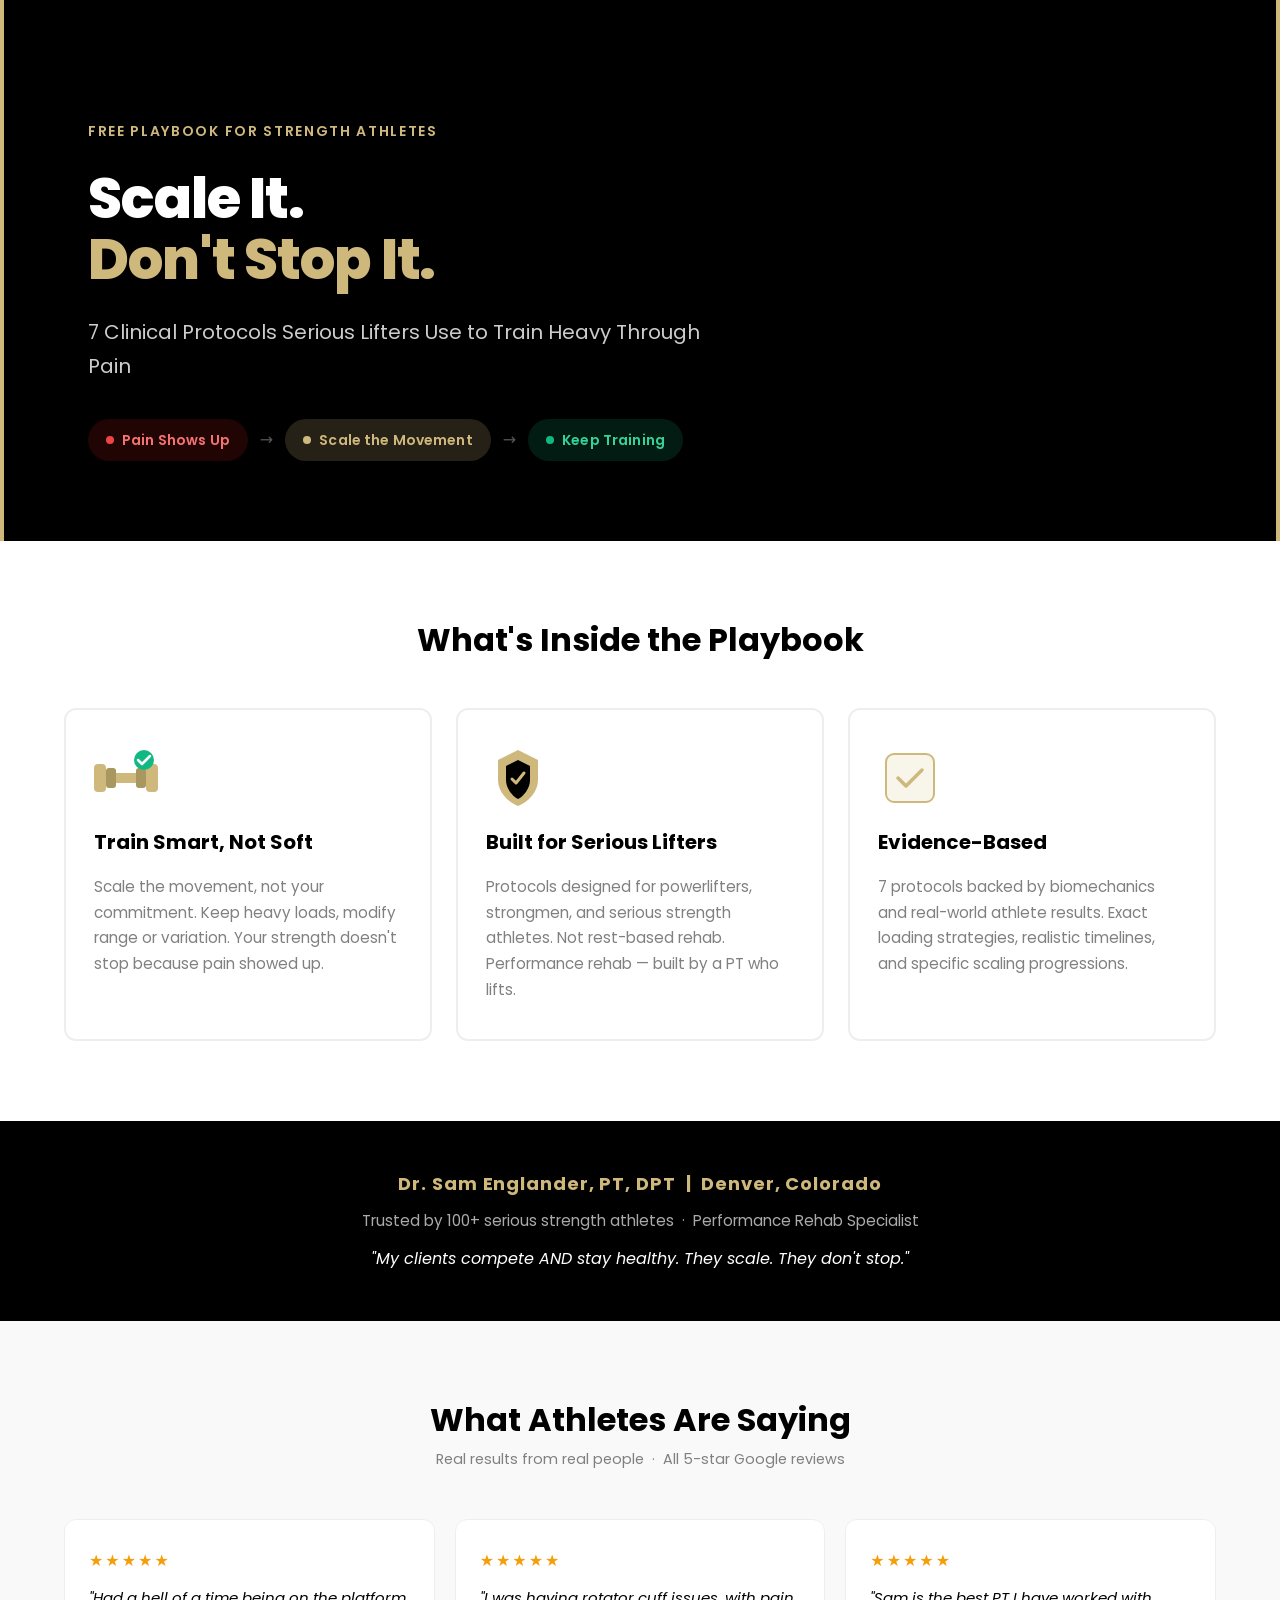
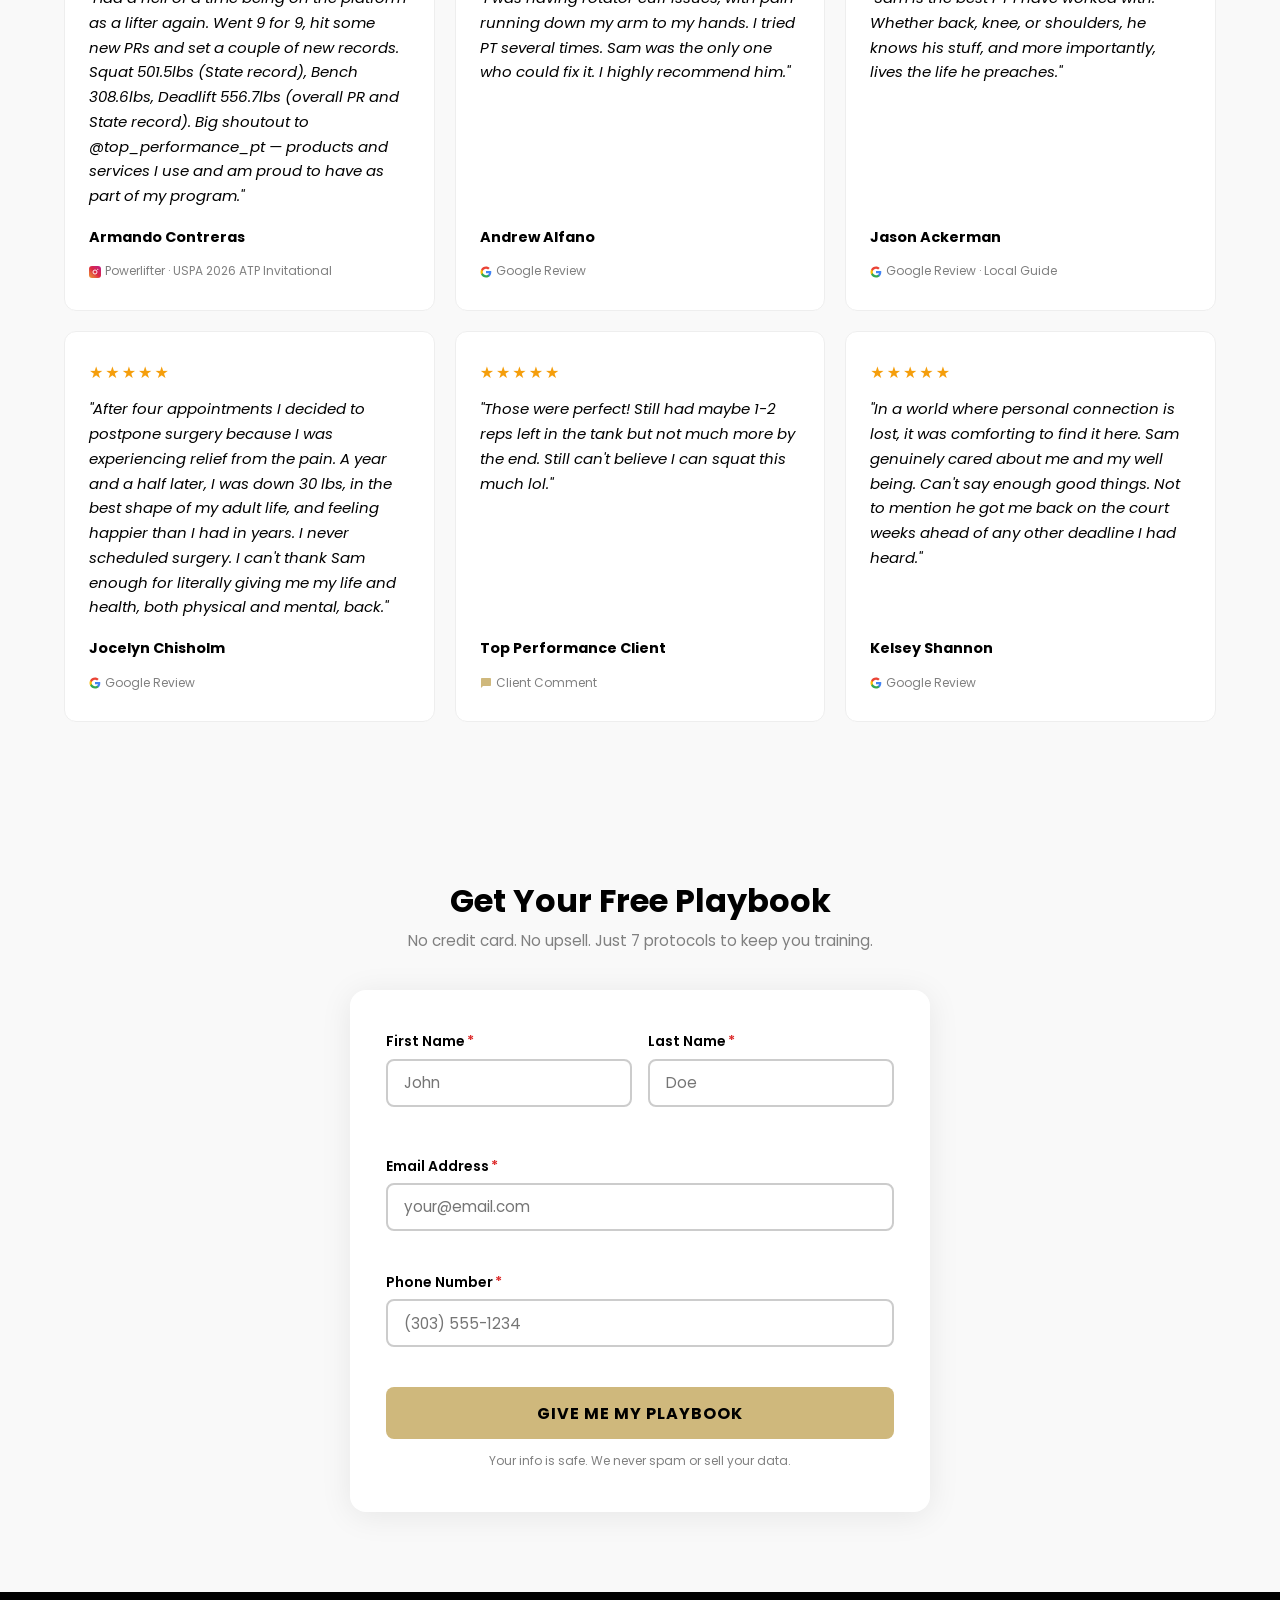
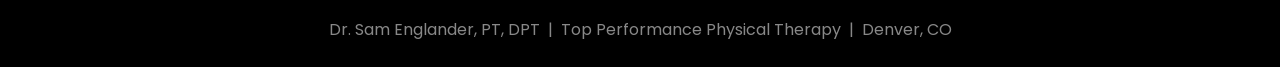
<file: index.html>
<!DOCTYPE html>
<html lang="en">
<head>
  <meta charset="UTF-8" />
  <meta name="viewport" content="width=device-width, initial-scale=1.0" />
  <title>Scale It. Don't Stop It. | Free Playbook for Serious Lifters</title>
  <meta name="description" content="7 Clinical Protocols Serious Lifters Use to Train Heavy Through Pain — Free PDF Playbook by Dr. Sam Englander, PT, DPT" />
  <link rel="preconnect" href="https://fonts.googleapis.com" />
  <link rel="preconnect" href="https://fonts.gstatic.com" crossorigin />
  <link rel="stylesheet" href="css/style.css" />
</head>
<body>

  <!-- ═══ HERO ═══════════════════════════════════════════════ -->
  <section class="hero">
    <div class="hero__inner">
      <p class="hero__eyebrow">Free Playbook for Strength Athletes</p>

      <h1 class="hero__headline">
        Scale It.<br>
        <span>Don't Stop It.</span>
      </h1>

      <p class="hero__sub">
        7 Clinical Protocols Serious Lifters Use to Train Heavy Through Pain
      </p>

      <!-- Progression visual -->
      <div class="hero__visual" aria-hidden="true">
        <div class="prog-pill prog-pill--pain">
          <span class="prog-pill__dot prog-pill__dot--red"></span>
          Pain Shows Up
        </div>
        <span class="prog-arrow">→</span>
        <div class="prog-pill prog-pill--scale">
          <span class="prog-pill__dot prog-pill__dot--gold"></span>
          Scale the Movement
        </div>
        <span class="prog-arrow">→</span>
        <div class="prog-pill prog-pill--train">
          <span class="prog-pill__dot prog-pill__dot--green"></span>
          Keep Training
        </div>
      </div>
    </div>
  </section>

  <!-- ═══ VALUE CARDS ═════════════════════════════════════════ -->
  <section class="value-section">
    <div class="container">
      <h2 class="value-section__title animate-on-scroll">What's Inside the Playbook</h2>
      <div class="cards">

        <div class="card animate-on-scroll">
          <svg class="card__icon" viewBox="0 0 64 64" fill="none" xmlns="http://www.w3.org/2000/svg">
            <rect x="4" y="27" width="56" height="10" rx="5" fill="#CFB87C"/>
            <rect x="0" y="18" width="12" height="28" rx="4" fill="#CFB87C"/>
            <rect x="52" y="18" width="12" height="28" rx="4" fill="#CFB87C"/>
            <rect x="12" y="22" width="10" height="20" rx="3" fill="#a89860"/>
            <rect x="42" y="22" width="10" height="20" rx="3" fill="#a89860"/>
            <circle cx="50" cy="14" r="10" fill="#10b981"/>
            <path d="M44 14 L48 18 L56 10" stroke="white" stroke-width="2.5" stroke-linecap="round" stroke-linejoin="round"/>
          </svg>
          <h3 class="card__title">Train Smart, Not Soft</h3>
          <p class="card__body">Scale the movement, not your commitment. Keep heavy loads, modify range or variation. Your strength doesn't stop because pain showed up.</p>
        </div>

        <div class="card animate-on-scroll">
          <svg class="card__icon" viewBox="0 0 64 64" fill="none" xmlns="http://www.w3.org/2000/svg">
            <path d="M32 4 L52 14 L52 34 C52 46 42 56 32 60 C22 56 12 46 12 34 L12 14 Z" fill="#CFB87C"/>
            <path d="M32 14 L44 20 L44 34 C44 42 38 50 32 53 C26 50 20 42 20 34 L20 20 Z" fill="#000"/>
            <path d="M26 33 L30 37 L38 27" stroke="#CFB87C" stroke-width="3" stroke-linecap="round" stroke-linejoin="round"/>
          </svg>
          <h3 class="card__title">Built for Serious Lifters</h3>
          <p class="card__body">Protocols designed for powerlifters, strongmen, and serious strength athletes. Not rest-based rehab. Performance rehab — built by a PT who lifts.</p>
        </div>

        <div class="card animate-on-scroll">
          <svg class="card__icon" viewBox="0 0 64 64" fill="none" xmlns="http://www.w3.org/2000/svg">
            <rect x="8" y="8" width="48" height="48" rx="8" fill="#CFB87C" opacity="0.15"/>
            <rect x="8" y="8" width="48" height="48" rx="8" stroke="#CFB87C" stroke-width="2"/>
            <path d="M20 32 L28 40 L44 24" stroke="#CFB87C" stroke-width="3.5" stroke-linecap="round" stroke-linejoin="round"/>
          </svg>
          <h3 class="card__title">Evidence-Based</h3>
          <p class="card__body">7 protocols backed by biomechanics and real-world athlete results. Exact loading strategies, realistic timelines, and specific scaling progressions.</p>
        </div>

      </div>
    </div>
  </section>

  <!-- ═══ SOCIAL PROOF ════════════════════════════════════════ -->
  <section class="social-proof">
    <div class="container">
      <p class="social-proof__name">Dr. Sam Englander, PT, DPT &nbsp;|&nbsp; Denver, Colorado</p>
      <p class="social-proof__stat">Trusted by 100+ serious strength athletes &nbsp;·&nbsp; Performance Rehab Specialist</p>
      <p class="social-proof__tagline">"My clients compete AND stay healthy. They scale. They don't stop."</p>
    </div>
  </section>

  <!-- ═══ TESTIMONIALS ════════════════════════════════════════ -->
  <section class="testimonials-section">
    <div class="container">
      <h2 class="testimonials-section__title animate-on-scroll">What Athletes Are Saying</h2>
      <p class="testimonials-section__sub animate-on-scroll">Real results from real people &nbsp;·&nbsp; All 5-star Google reviews</p>

      <div class="testimonials-grid">

        <div class="testimonial-card animate-on-scroll">
          <div class="testimonial-card__stars">★★★★★</div>
          <p class="testimonial-card__quote">"Had a hell of a time being on the platform as a lifter again. Went 9 for 9, hit some new PRs and set a couple of new records. Squat 501.5lbs (State record), Bench 308.6lbs, Deadlift 556.7lbs (overall PR and State record). Big shoutout to @top_performance_pt — products and services I use and am proud to have as part of my program."</p>
          <p class="testimonial-card__name">Armando Contreras</p>
          <p class="testimonial-card__source testimonial-card__source--ig">Powerlifter · USPA 2026 ATP Invitational</p>
        </div>

        <div class="testimonial-card animate-on-scroll">
          <div class="testimonial-card__stars">★★★★★</div>
          <p class="testimonial-card__quote">"I was having rotator cuff issues, with pain running down my arm to my hands. I tried PT several times. Sam was the only one who could fix it. I highly recommend him."</p>
          <p class="testimonial-card__name">Andrew Alfano</p>
          <p class="testimonial-card__source">Google Review</p>
        </div>

        <div class="testimonial-card animate-on-scroll">
          <div class="testimonial-card__stars">★★★★★</div>
          <p class="testimonial-card__quote">"Sam is the best PT I have worked with. Whether back, knee, or shoulders, he knows his stuff, and more importantly, lives the life he preaches."</p>
          <p class="testimonial-card__name">Jason Ackerman</p>
          <p class="testimonial-card__source">Google Review · Local Guide</p>
        </div>

        <div class="testimonial-card animate-on-scroll">
          <div class="testimonial-card__stars">★★★★★</div>
          <p class="testimonial-card__quote">"After four appointments I decided to postpone surgery because I was experiencing relief from the pain. A year and a half later, I was down 30 lbs, in the best shape of my adult life, and feeling happier than I had in years. I never scheduled surgery. I can't thank Sam enough for literally giving me my life and health, both physical and mental, back."</p>
          <p class="testimonial-card__name">Jocelyn Chisholm</p>
          <p class="testimonial-card__source">Google Review</p>
        </div>

        <div class="testimonial-card animate-on-scroll">
          <div class="testimonial-card__stars">★★★★★</div>
          <p class="testimonial-card__quote">"Those were perfect! Still had maybe 1-2 reps left in the tank but not much more by the end. Still can't believe I can squat this much lol."</p>
          <p class="testimonial-card__name">Top Performance Client</p>
          <p class="testimonial-card__source testimonial-card__source--comment">Client Comment</p>
        </div>

        <div class="testimonial-card animate-on-scroll">
          <div class="testimonial-card__stars">★★★★★</div>
          <p class="testimonial-card__quote">"In a world where personal connection is lost, it was comforting to find it here. Sam genuinely cared about me and my well being. Can't say enough good things. Not to mention he got me back on the court weeks ahead of any other deadline I had heard."</p>
          <p class="testimonial-card__name">Kelsey Shannon</p>
          <p class="testimonial-card__source">Google Review</p>
        </div>

      </div>
    </div>
  </section>

  <!-- ═══ LEAD CAPTURE FORM ════════════════════════════════════ -->
  <section class="form-section" id="get-playbook">
    <div class="container">
      <div class="form-section__inner">
        <h2 class="form-section__title animate-on-scroll">Get Your Free Playbook</h2>
        <p class="form-section__sub animate-on-scroll">No credit card. No upsell. Just 7 protocols to keep you training.</p>

        <form class="lead-form animate-on-scroll" id="leadForm" novalidate>
          <div class="form-row">
            <div class="form-group">
              <label for="firstName">First Name<span class="required-star">*</span></label>
              <input type="text" id="firstName" name="firstName" placeholder="John" autocomplete="given-name" />
              <span class="field-error" id="firstNameError"></span>
            </div>
            <div class="form-group">
              <label for="lastName">Last Name<span class="required-star">*</span></label>
              <input type="text" id="lastName" name="lastName" placeholder="Doe" autocomplete="family-name" />
              <span class="field-error" id="lastNameError"></span>
            </div>
          </div>

          <div class="form-group">
            <label for="email">Email Address<span class="required-star">*</span></label>
            <input type="email" id="email" name="email" placeholder="your@email.com" autocomplete="email" />
            <span class="field-error" id="emailError"></span>
          </div>

          <div class="form-group">
            <label for="phone">Phone Number<span class="required-star">*</span></label>
            <input type="tel" id="phone" name="phone" placeholder="(303) 555-1234" autocomplete="tel" />
            <span class="field-error" id="phoneError"></span>
          </div>

          <button type="submit" class="btn-primary" id="submitBtn">
            Give Me My Playbook
          </button>

          <p class="form-note">Your info is safe. We never spam or sell your data.</p>

          <div class="form-success" id="formSuccess">
            Thanks! Redirecting you to your playbook&hellip;
          </div>
          <div class="form-error-msg" id="formErrorMsg"></div>
        </form>
      </div>
    </div>
  </section>

  <!-- ═══ FOOTER ═══════════════════════════════════════════════ -->
  <footer class="site-footer">
    <div class="container">
      <p>Dr. Sam Englander, PT, DPT &nbsp;|&nbsp; Top Performance Physical Therapy &nbsp;|&nbsp; Denver, CO</p>
    </div>
  </footer>

  <script src="js/form.js"></script>
</body>
</html>
</file>
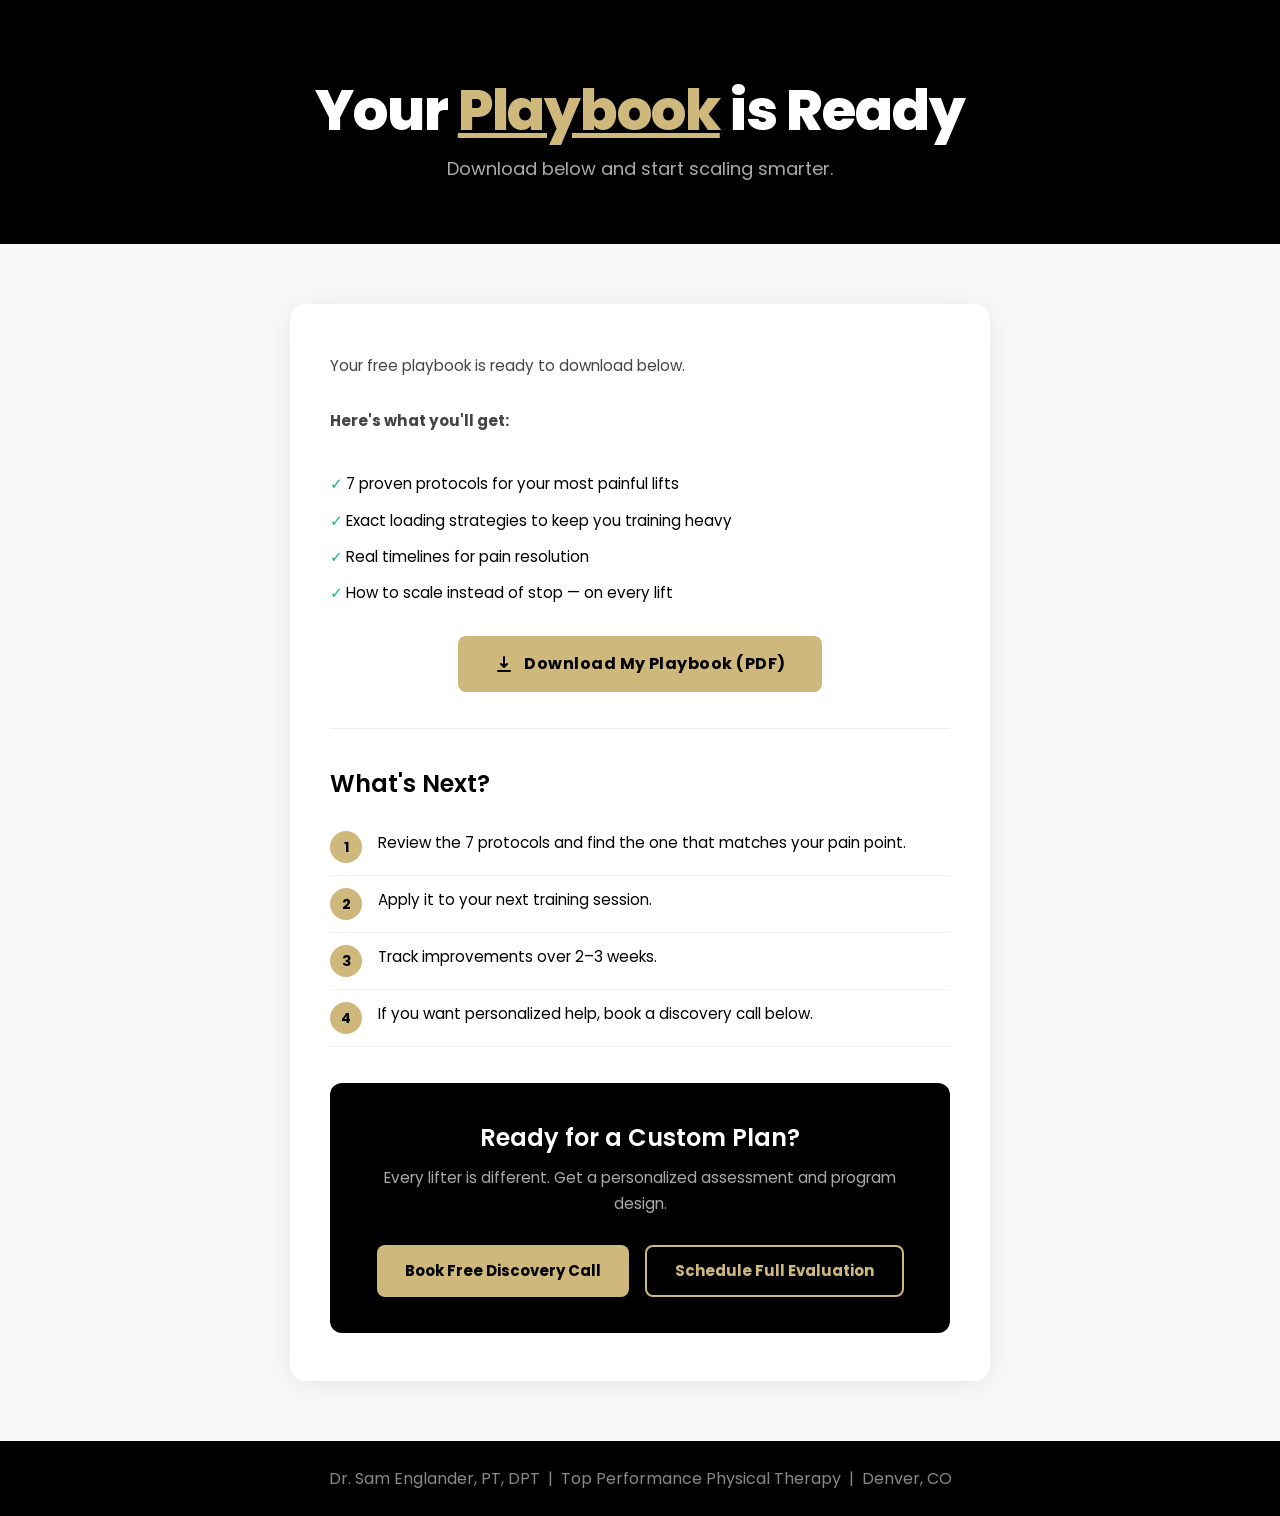
<file: access.html>
<!DOCTYPE html>
<html lang="en">
<head>
  <meta charset="UTF-8" />
  <meta name="viewport" content="width=device-width, initial-scale=1.0" />
  <title>Your Playbook is Ready | Top Performance PT</title>
  <meta name="robots" content="noindex, nofollow" />
  <link rel="preconnect" href="https://fonts.googleapis.com" />
  <link rel="preconnect" href="https://fonts.gstatic.com" crossorigin />
  <link rel="stylesheet" href="css/style.css" />
</head>
<body>

  <!-- ═══ HERO ═══════════════════════════════════════════════ -->
  <section class="access-hero">
    <div class="container">
      <h1 class="access-hero__headline">
        Your <span>Playbook</span> is Ready
      </h1>
      <p class="access-hero__sub">Download below and start scaling smarter.</p>
    </div>
  </section>

  <!-- ═══ MAIN CONTENT ════════════════════════════════════════ -->
  <section class="access-main">
    <div class="container">
      <div class="access-card">

        <!-- Confirmation message -->
        <p class="access-confirm">
          Your free playbook is ready to download below.<br><br>
          <strong>Here's what you'll get:</strong>
          <ul class="access-list">
            <li>7 proven protocols for your most painful lifts</li>
            <li>Exact loading strategies to keep you training heavy</li>
            <li>Real timelines for pain resolution</li>
            <li>How to scale instead of stop &mdash; on every lift</li>
          </ul>
        </p>

        <!-- Download button -->
        <a
          href="public/downloads/Scale_It_Dont_Stop_It.pdf"
          download="Scale_It_Dont_Stop_It.pdf"
          class="btn-download"
          id="downloadBtn"
        >
          <svg viewBox="0 0 20 20" fill="currentColor" xmlns="http://www.w3.org/2000/svg" aria-hidden="true">
            <path fill-rule="evenodd" d="M3 17a1 1 0 011-1h12a1 1 0 110 2H4a1 1 0 01-1-1zm3.293-7.707a1 1 0 011.414 0L9 10.586V3a1 1 0 112 0v7.586l1.293-1.293a1 1 0 111.414 1.414l-3 3a1 1 0 01-1.414 0l-3-3a1 1 0 010-1.414z" clip-rule="evenodd"/>
          </svg>
          Download My Playbook (PDF)
        </a>

        <div class="divider"></div>

        <!-- Next steps -->
        <div class="next-steps">
          <h3>What's Next?</h3>
          <ol class="steps-list">
            <li>Review the 7 protocols and find the one that matches your pain point.</li>
            <li>Apply it to your next training session.</li>
            <li>Track improvements over 2&ndash;3 weeks.</li>
            <li>If you want personalized help, book a discovery call below.</li>
          </ol>
        </div>

        <!-- CTA block -->
        <div class="cta-block">
          <h3>Ready for a Custom Plan?</h3>
          <p>Every lifter is different. Get a personalized assessment and program design.</p>
          <div class="cta-buttons">
            <a href="https://drsampt.github.io/book-a-call/" class="btn-cta-primary" target="_blank" rel="noopener">
              Book Free Discovery Call
            </a>
            <a href="https://l.bttr.to/VBM4z" class="btn-cta-outline" target="_blank" rel="noopener">
              Schedule Full Evaluation
            </a>
          </div>
        </div>

      </div>
    </div>
  </section>

  <!-- ═══ FOOTER ═══════════════════════════════════════════════ -->
  <footer class="site-footer">
    <div class="container">
      <p>Dr. Sam Englander, PT, DPT &nbsp;|&nbsp; Top Performance Physical Therapy &nbsp;|&nbsp; Denver, CO</p>
    </div>
  </footer>

</body>
</html>
</file>
<file: css/style.css>
@import url('https://fonts.googleapis.com/css2?family=Poppins:wght@400;500;600;700;800&display=swap');

*, *::before, *::after {
  box-sizing: border-box;
  margin: 0;
  padding: 0;
}

:root {
  --gold: #CFB87C;
  --gold-dark: #a89860;
  --gold-darker: #8a7048;
  --black: #000000;
  --white: #ffffff;
  --grey: #808080;
  --grey-light: #f9f9f9;
  --error: #dc2626;
  --success: #10b981;
  --max-width: 1200px;
}

html {
  scroll-behavior: smooth;
}

body {
  font-family: 'Poppins', system-ui, -apple-system, sans-serif;
  font-size: 16px;
  line-height: 1.6;
  color: var(--black);
  background: var(--white);
}

/* ─── TYPOGRAPHY ──────────────────────────────────────────── */
h1 { font-size: clamp(2rem, 5vw, 3.5rem); font-weight: 800; letter-spacing: -0.02em; line-height: 1.1; }
h2 { font-size: clamp(1.5rem, 3vw, 2rem); font-weight: 700; line-height: 1.2; }
h3 { font-size: clamp(1.2rem, 2.5vw, 1.5rem); font-weight: 600; }
h4 { font-size: 1.125rem; font-weight: 600; }
p  { font-size: 1rem; line-height: 1.7; }

/* ─── LAYOUT ──────────────────────────────────────────────── */
.container {
  max-width: var(--max-width);
  margin: 0 auto;
  padding: 0 24px;
}

section { padding: 80px 0; }
@media (max-width: 768px) { section { padding: 48px 0; } }

/* ─── HERO ────────────────────────────────────────────────── */
.hero {
  background: var(--black);
  padding: 120px 0 80px;
  position: relative;
  overflow: hidden;
}

@media (max-width: 768px) { .hero { padding: 64px 0 48px; } }

.hero::before,
.hero::after {
  content: '';
  position: absolute;
  top: 0;
  bottom: 0;
  width: 4px;
  background: var(--gold);
}
.hero::before { left: 0; }
.hero::after  { right: 0; }

.hero__inner {
  max-width: var(--max-width);
  margin: 0 auto;
  padding: 0 48px;
  display: flex;
  flex-direction: column;
  align-items: flex-start;
  gap: 24px;
  opacity: 0;
  animation: fadeUp 0.6s ease-out 0.1s forwards;
}

@media (max-width: 768px) { .hero__inner { padding: 0 24px; } }

.hero__eyebrow {
  font-size: 0.875rem;
  font-weight: 600;
  letter-spacing: 0.12em;
  text-transform: uppercase;
  color: var(--gold);
}

.hero__headline {
  color: var(--white);
  max-width: 820px;
}

.hero__headline span { color: var(--gold); }

.hero__sub {
  color: #cccccc;
  font-size: clamp(1rem, 2vw, 1.25rem);
  max-width: 640px;
}

/* Progression pills */
.hero__visual {
  display: flex;
  align-items: center;
  gap: 12px;
  margin-top: 12px;
  flex-wrap: wrap;
}

.prog-pill {
  display: flex;
  align-items: center;
  gap: 8px;
  padding: 10px 18px;
  border-radius: 100px;
  font-size: 0.875rem;
  font-weight: 600;
  letter-spacing: 0.01em;
  opacity: 0;
  white-space: nowrap;
}
.prog-pill--pain  { background: rgba(220,38,38,0.15);  color: #f87171; animation: fadeUp 0.5s ease-out 0.3s forwards; }
.prog-pill--scale { background: rgba(207,184,124,0.18); color: var(--gold); animation: fadeUp 0.5s ease-out 0.5s forwards; }
.prog-pill--train { background: rgba(16,185,129,0.15);  color: #34d399; animation: fadeUp 0.5s ease-out 0.7s forwards; }

.prog-pill__dot {
  width: 8px;
  height: 8px;
  border-radius: 50%;
  flex-shrink: 0;
}
.prog-pill__dot--red   { background: #ef4444; }
.prog-pill__dot--gold  { background: var(--gold); }
.prog-pill__dot--green { background: #10b981; }

.prog-arrow {
  font-size: 1rem;
  color: #555;
  opacity: 0;
  animation: fadeUp 0.5s ease-out 0.4s forwards;
}
.prog-arrow:last-of-type { animation-delay: 0.6s; }

/* ─── VALUE CARDS ─────────────────────────────────────────── */
.value-section {
  background: var(--white);
}

.value-section__title {
  text-align: center;
  margin-bottom: 48px;
}

.cards {
  display: grid;
  grid-template-columns: repeat(3, 1fr);
  gap: 24px;
}

@media (max-width: 900px) { .cards { grid-template-columns: 1fr; gap: 16px; } }

.card {
  border: 2px solid #eeeeee;
  border-radius: 12px;
  padding: 36px 28px;
  display: flex;
  flex-direction: column;
  gap: 16px;
  opacity: 0;
  transition: border-color 0.2s, box-shadow 0.2s;
}
.card:hover {
  border-color: var(--gold);
  box-shadow: 0 4px 24px rgba(207,184,124,0.15);
}

.card:nth-child(1) { animation: fadeUp 0.5s ease-out 0.1s forwards; }
.card:nth-child(2) { animation: fadeUp 0.5s ease-out 0.3s forwards; }
.card:nth-child(3) { animation: fadeUp 0.5s ease-out 0.5s forwards; }

.card__icon {
  width: 64px;
  height: 64px;
}

.card__title {
  font-size: 1.25rem;
  font-weight: 700;
}

.card__body {
  color: var(--grey);
  font-size: 0.95rem;
}

/* ─── SOCIAL PROOF ────────────────────────────────────────── */
.social-proof {
  background: var(--black);
  padding: 48px 0;
  text-align: center;
}

.social-proof__name {
  color: var(--gold);
  font-weight: 700;
  font-size: 1.125rem;
  letter-spacing: 0.05em;
}

.social-proof__stat {
  color: #aaaaaa;
  margin-top: 8px;
  font-size: 0.95rem;
}

.social-proof__tagline {
  color: var(--white);
  font-style: italic;
  margin-top: 12px;
  font-size: 1rem;
}

/* ─── FORM SECTION ────────────────────────────────────────── */
.form-section {
  background: var(--grey-light);
}

.form-section__inner {
  max-width: 580px;
  margin: 0 auto;
  text-align: center;
}

.form-section__title { margin-bottom: 8px; }
.form-section__sub {
  color: var(--grey);
  margin-bottom: 36px;
  font-size: 0.95rem;
}

.lead-form {
  background: var(--white);
  border-radius: 16px;
  padding: 40px 36px;
  box-shadow: 0 4px 32px rgba(0,0,0,0.08);
  text-align: left;
}

@media (max-width: 480px) { .lead-form { padding: 28px 20px; } }

.form-row {
  display: grid;
  grid-template-columns: 1fr 1fr;
  gap: 16px;
}

@media (max-width: 480px) { .form-row { grid-template-columns: 1fr; } }

.form-group {
  display: flex;
  flex-direction: column;
  gap: 6px;
  margin-bottom: 16px;
}

.form-group:last-of-type { margin-bottom: 24px; }

label {
  font-size: 0.875rem;
  font-weight: 600;
  color: var(--black);
}

label .required-star {
  color: var(--error);
  margin-left: 2px;
}

input[type="text"],
input[type="email"],
input[type="tel"] {
  height: 48px;
  padding: 12px 16px;
  border: 2px solid #cccccc;
  border-radius: 8px;
  font-family: 'Poppins', sans-serif;
  font-size: 0.95rem;
  color: var(--black);
  background: var(--white);
  transition: border-color 0.2s, box-shadow 0.2s;
  width: 100%;
}

input:focus {
  outline: none;
  border-color: var(--gold);
  box-shadow: 0 0 0 3px rgba(207,184,124,0.15);
}

input.error-field {
  border-color: var(--error);
}

.field-error {
  font-size: 0.75rem;
  color: var(--error);
  min-height: 18px;
  display: block;
}

/* Submit Button */
.btn-primary {
  display: block;
  width: 100%;
  height: 52px;
  background: var(--gold);
  color: var(--black);
  border: none;
  border-radius: 8px;
  font-family: 'Poppins', sans-serif;
  font-size: 1rem;
  font-weight: 700;
  letter-spacing: 0.06em;
  text-transform: uppercase;
  cursor: pointer;
  transition: background 0.2s, box-shadow 0.2s, transform 0.1s;
}

.btn-primary:hover:not(:disabled) {
  background: var(--gold-dark);
  box-shadow: 0 4px 16px rgba(168,152,96,0.4);
}

.btn-primary:active:not(:disabled) {
  background: var(--gold-darker);
  transform: translateY(1px);
}

.btn-primary:disabled {
  opacity: 0.7;
  cursor: not-allowed;
}

.form-note {
  text-align: center;
  font-size: 0.75rem;
  color: var(--grey);
  margin-top: 12px;
}

/* Success / Error messages */
.form-success {
  display: none;
  text-align: center;
  padding: 24px;
  background: #ecfdf5;
  border: 2px solid var(--success);
  border-radius: 12px;
  color: #065f46;
  font-weight: 600;
  font-size: 1rem;
  margin-top: 16px;
}

.form-error-msg {
  display: none;
  text-align: center;
  padding: 12px 16px;
  background: #fef2f2;
  border: 1px solid #fca5a5;
  border-radius: 8px;
  color: var(--error);
  font-size: 0.875rem;
  margin-top: 12px;
}

/* ─── FOOTER ──────────────────────────────────────────────── */
.site-footer {
  background: var(--black);
  color: #888888;
  text-align: center;
  padding: 24px;
  font-size: 0.8125rem;
}

/* ─── TESTIMONIALS ────────────────────────────────────────── */
.testimonials-section {
  background: var(--grey-light);
  padding: 80px 0;
}

@media (max-width: 768px) { .testimonials-section { padding: 48px 0; } }

.testimonials-section__title {
  text-align: center;
  margin-bottom: 8px;
}

.testimonials-section__sub {
  text-align: center;
  color: var(--grey);
  font-size: 0.9rem;
  margin-bottom: 48px;
}

.testimonials-grid {
  display: grid;
  grid-template-columns: repeat(3, 1fr);
  gap: 20px;
}

@media (max-width: 1024px) { .testimonials-grid { grid-template-columns: repeat(2, 1fr); } }
@media (max-width: 600px)  { .testimonials-grid { grid-template-columns: 1fr; } }

.testimonial-card {
  background: var(--white);
  border-radius: 12px;
  padding: 28px 24px;
  display: flex;
  flex-direction: column;
  gap: 12px;
  border: 1px solid #eeeeee;
  transition: box-shadow 0.2s, transform 0.2s;
}

.testimonial-card:hover {
  box-shadow: 0 6px 24px rgba(0,0,0,0.08);
  transform: translateY(-2px);
}

.testimonial-card__stars {
  color: #f59e0b;
  font-size: 1rem;
  letter-spacing: 2px;
}

.testimonial-card__quote {
  font-size: 0.9375rem;
  color: var(--black);
  line-height: 1.65;
  flex: 1;
  font-style: italic;
}

.testimonial-card__name {
  font-weight: 700;
  font-size: 0.9rem;
  color: var(--black);
  margin-top: 4px;
}

.testimonial-card__source {
  font-size: 0.75rem;
  color: var(--grey);
  display: flex;
  align-items: center;
  gap: 4px;
}

.testimonial-card__source::before {
  content: '';
  display: inline-block;
  width: 12px;
  height: 12px;
  background-image: url("data:image/svg+xml,%3Csvg xmlns='http://www.w3.org/2000/svg' viewBox='0 0 24 24'%3E%3Cpath fill='%234285F4' d='M22.56 12.25c0-.78-.07-1.53-.2-2.25H12v4.26h5.92c-.26 1.37-1.04 2.53-2.21 3.31v2.77h3.57c2.08-1.92 3.28-4.74 3.28-8.09z'/%3E%3Cpath fill='%2334A853' d='M12 23c2.97 0 5.46-.98 7.28-2.66l-3.57-2.77c-.98.66-2.23 1.06-3.71 1.06-2.86 0-5.29-1.93-6.16-4.53H2.18v2.84C3.99 20.53 7.7 23 12 23z'/%3E%3Cpath fill='%23FBBC05' d='M5.84 14.09c-.22-.66-.35-1.36-.35-2.09s.13-1.43.35-2.09V7.07H2.18C1.43 8.55 1 10.22 1 12s.43 3.45 1.18 4.93l3.66-2.84z'/%3E%3Cpath fill='%23EA4335' d='M12 5.38c1.62 0 3.06.56 4.21 1.64l3.15-3.15C17.45 2.09 14.97 1 12 1 7.7 1 3.99 3.47 2.18 7.07l3.66 2.84c.87-2.6 3.3-4.53 6.16-4.53z'/%3E%3C/svg%3E");
  background-size: contain;
  background-repeat: no-repeat;
}

.testimonial-card__source--ig::before {
  background-image: url("data:image/svg+xml,%3Csvg xmlns='http://www.w3.org/2000/svg' viewBox='0 0 24 24'%3E%3ClinearGradient id='ig' x1='0%25' y1='100%25' x2='100%25' y2='0%25'%3E%3Cstop offset='0%25' stop-color='%23f09433'/%3E%3Cstop offset='25%25' stop-color='%23e6683c'/%3E%3Cstop offset='50%25' stop-color='%23dc2743'/%3E%3Cstop offset='75%25' stop-color='%23cc2366'/%3E%3Cstop offset='100%25' stop-color='%23bc1888'/%3E%3C/linearGradient%3E%3Crect width='24' height='24' rx='6' fill='url(%23ig)'/%3E%3Ccircle cx='12' cy='12' r='4' fill='none' stroke='white' stroke-width='1.8'/%3E%3Ccircle cx='17.5' cy='6.5' r='1.2' fill='white'/%3E%3C/svg%3E");
}

.testimonial-card__source--comment::before {
  background-image: url("data:image/svg+xml,%3Csvg xmlns='http://www.w3.org/2000/svg' viewBox='0 0 24 24'%3E%3Cpath fill='%23CFB87C' d='M20 2H4c-1.1 0-2 .9-2 2v18l4-4h14c1.1 0 2-.9 2-2V4c0-1.1-.9-2-2-2z'/%3E%3C/svg%3E");
}

/* ─── ACCESS PAGE ─────────────────────────────────────────── */
.access-hero {
  background: var(--black);
  padding: 80px 0 60px;
  text-align: center;
}

.access-hero__headline {
  color: var(--white);
}

.access-hero__headline span {
  color: var(--gold);
  text-decoration: underline;
  text-decoration-color: var(--gold);
}

.access-hero__sub {
  color: #aaaaaa;
  margin-top: 12px;
  font-size: 1.125rem;
}

.access-main {
  background: var(--grey-light);
  padding: 60px 0;
}

.access-card {
  background: var(--white);
  border-radius: 16px;
  padding: 48px 40px;
  max-width: 700px;
  margin: 0 auto;
  box-shadow: 0 4px 32px rgba(0,0,0,0.08);
}

@media (max-width: 480px) { .access-card { padding: 32px 20px; } }

.access-confirm {
  font-size: 0.95rem;
  color: #444;
  margin-bottom: 32px;
  line-height: 1.8;
}

.access-list {
  list-style: none;
  margin-top: 12px;
}

.access-list li {
  padding: 6px 0;
  font-size: 0.95rem;
}

.access-list li::before {
  content: '✓ ';
  color: var(--success);
  font-weight: 700;
}

.btn-download {
  display: inline-flex;
  align-items: center;
  justify-content: center;
  gap: 10px;
  height: 56px;
  padding: 0 36px;
  background: var(--gold);
  color: var(--black);
  border-radius: 8px;
  font-family: 'Poppins', sans-serif;
  font-size: 1rem;
  font-weight: 700;
  text-decoration: none;
  letter-spacing: 0.03em;
  transition: background 0.2s, box-shadow 0.2s;
  margin: 24px auto;
  display: flex;
  width: fit-content;
}

.btn-download:hover {
  background: var(--gold-dark);
  box-shadow: 0 4px 16px rgba(168,152,96,0.4);
}

.btn-download svg { width: 20px; height: 20px; }

.divider {
  height: 1px;
  background: #eeeeee;
  margin: 36px 0;
}

.next-steps { margin-bottom: 36px; }
.next-steps h3 { margin-bottom: 16px; }

.steps-list {
  list-style: none;
  counter-reset: steps;
}

.steps-list li {
  counter-increment: steps;
  display: flex;
  align-items: flex-start;
  gap: 16px;
  padding: 12px 0;
  font-size: 0.95rem;
  border-bottom: 1px solid #f0f0f0;
}

.steps-list li::before {
  content: counter(steps);
  min-width: 32px;
  height: 32px;
  background: var(--gold);
  color: var(--black);
  border-radius: 50%;
  display: flex;
  align-items: center;
  justify-content: center;
  font-weight: 700;
  font-size: 0.875rem;
  flex-shrink: 0;
}

.cta-block {
  background: var(--black);
  border-radius: 12px;
  padding: 36px 32px;
  text-align: center;
  margin-top: 36px;
}

.cta-block h3 { color: var(--white); margin-bottom: 8px; }
.cta-block p  { color: #aaaaaa; margin-bottom: 28px; font-size: 0.95rem; }

.cta-buttons {
  display: flex;
  gap: 16px;
  justify-content: center;
  flex-wrap: wrap;
}

.btn-cta-primary {
  display: inline-flex;
  align-items: center;
  justify-content: center;
  height: 52px;
  padding: 0 28px;
  background: var(--gold);
  color: var(--black);
  border-radius: 8px;
  font-family: 'Poppins', sans-serif;
  font-size: 0.9375rem;
  font-weight: 700;
  text-decoration: none;
  transition: background 0.2s, box-shadow 0.2s;
  white-space: nowrap;
}

.btn-cta-primary:hover {
  background: var(--gold-dark);
  box-shadow: 0 4px 16px rgba(168,152,96,0.35);
}

.btn-cta-outline {
  display: inline-flex;
  align-items: center;
  justify-content: center;
  height: 52px;
  padding: 0 28px;
  background: transparent;
  color: var(--gold);
  border: 2px solid var(--gold);
  border-radius: 8px;
  font-family: 'Poppins', sans-serif;
  font-size: 0.9375rem;
  font-weight: 700;
  text-decoration: none;
  transition: background 0.2s, color 0.2s;
  white-space: nowrap;
}

.btn-cta-outline:hover {
  background: var(--gold);
  color: var(--black);
}

/* ─── ANIMATIONS ──────────────────────────────────────────── */
@keyframes fadeUp {
  from { opacity: 0; transform: translateY(20px); }
  to   { opacity: 1; transform: translateY(0); }
}

.animate-on-scroll {
  opacity: 0;
  transform: translateY(24px);
  transition: opacity 0.5s ease, transform 0.5s ease;
}

.animate-on-scroll.visible {
  opacity: 1;
  transform: translateY(0);
}
</file>
